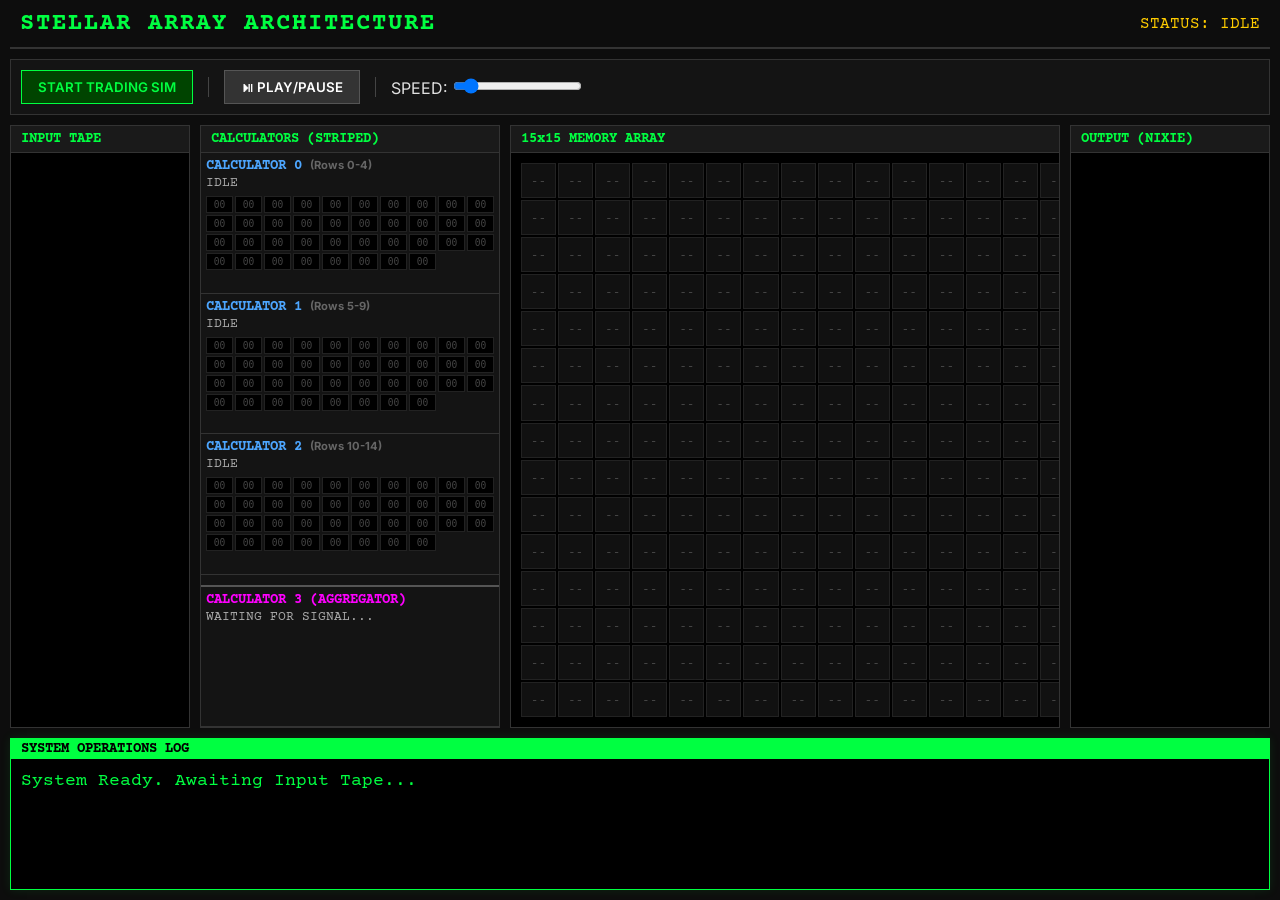
<file: stellar_web/index.html>
<!DOCTYPE html>
<html lang="en">
<head>
    <meta charset="UTF-8">
    <meta name="viewport" content="width=device-width, initial-scale=1.0">
    <title>Stellar Array Architecture (1946)</title>
    <link rel="stylesheet" href="style.css">
    <link rel="preconnect" href="https://fonts.googleapis.com">
    <link rel="preconnect" href="https://fonts.gstatic.com" crossorigin>
    <link href="https://fonts.googleapis.com/css2?family=Courier+Prime:ital,wght@0,400;0,700;1,400&family=Inter:wght@400;600&display=swap" rel="stylesheet">
</head>
<body>
    <div id="app">
        <header>
            <h1>STELLAR ARRAY ARCHITECTURE</h1>
            <div id="status-bar">STATUS: IDLE</div>
        </header>

        <section id="controls">
            <button id="btn-start" class="primary">START TRADING SIM</button>
            <div class="separator"></div>
            <button id="btn-pause">⏯ PLAY/PAUSE</button>
            <div class="separator"></div>
            <label>SPEED: <input type="range" id="speed-slider" min="10" max="1000" value="100"></label>
        </section>

        <main id="machine-view">
            <!-- COL 1: TAPE -->
            <div class="panel" id="tape-panel">
                <h2>INPUT TAPE</h2>
                <div id="tape-container">
                    <div id="tape-stream">
                        <!-- Tape Items JS -->
                    </div>
                </div>
            </div>

            <!-- COL 2: CALCULATORS -->
            <div class="panel" id="calc-panel">
                <h2>CALCULATORS (STRIPED)</h2>
                <div id="calculator-stack">
                    <!-- Calc 0 -->
                    <div class="calc-unit" id="calc-0">
                        <div class="calc-header">CALCULATOR 0 <span class="calc-sub">(Rows 0-4)</span></div>
                        <div class="calc-status">IDLE</div>
                        <div class="register-grid"></div>
                    </div>
                    <!-- Calc 1 -->
                    <div class="calc-unit" id="calc-1">
                        <div class="calc-header">CALCULATOR 1 <span class="calc-sub">(Rows 5-9)</span></div>
                        <div class="calc-status">IDLE</div>
                        <div class="register-grid"></div>
                    </div>
                    <!-- Calc 2 -->
                    <div class="calc-unit" id="calc-2">
                        <div class="calc-header">CALCULATOR 2 <span class="calc-sub">(Rows 10-14)</span></div>
                        <div class="calc-status">IDLE</div>
                        <div class="register-grid"></div>
                    </div>
                    <!-- Calc 3 (Aggregator) -->
                    <div class="calc-unit" id="calc-3" style="border-top: 2px solid #555; margin-top: 10px;">
                        <div class="calc-header" style="color: #ff00ff;">CALCULATOR 3 (AGGREGATOR)</div>
                        <div class="calc-status">WAITING FOR SIGNAL...</div>
                        <div class="register-grid" style="display:none;"></div> <!-- No visible regs for simplicity -->
                    </div>
                </div>
            </div>

            <!-- COL 3: GRID -->
            <div class="panel" id="grid-panel">
                <h2>15x15 MEMORY ARRAY</h2>
                <div id="main-grid">
                    <!-- 15x15 Cells JS -->
                </div>
            </div>

            <!-- COL 4: OUTPUT -->
            <div class="panel" id="output-panel">
                <h2>OUTPUT (NIXIE)</h2>
                <div id="output-list">
                    <!-- Output Items JS -->
                </div>
            </div>
        </main>

        <section id="mission-control">
            <h2>SYSTEM OPERATIONS LOG</h2>
            <div id="log-content">
                <div class="log-entry">System Ready. Awaiting Input Tape...</div>
            </div>
        </section>
    </div>

    <script src="app.js"></script>
</body>
</html>
</file>
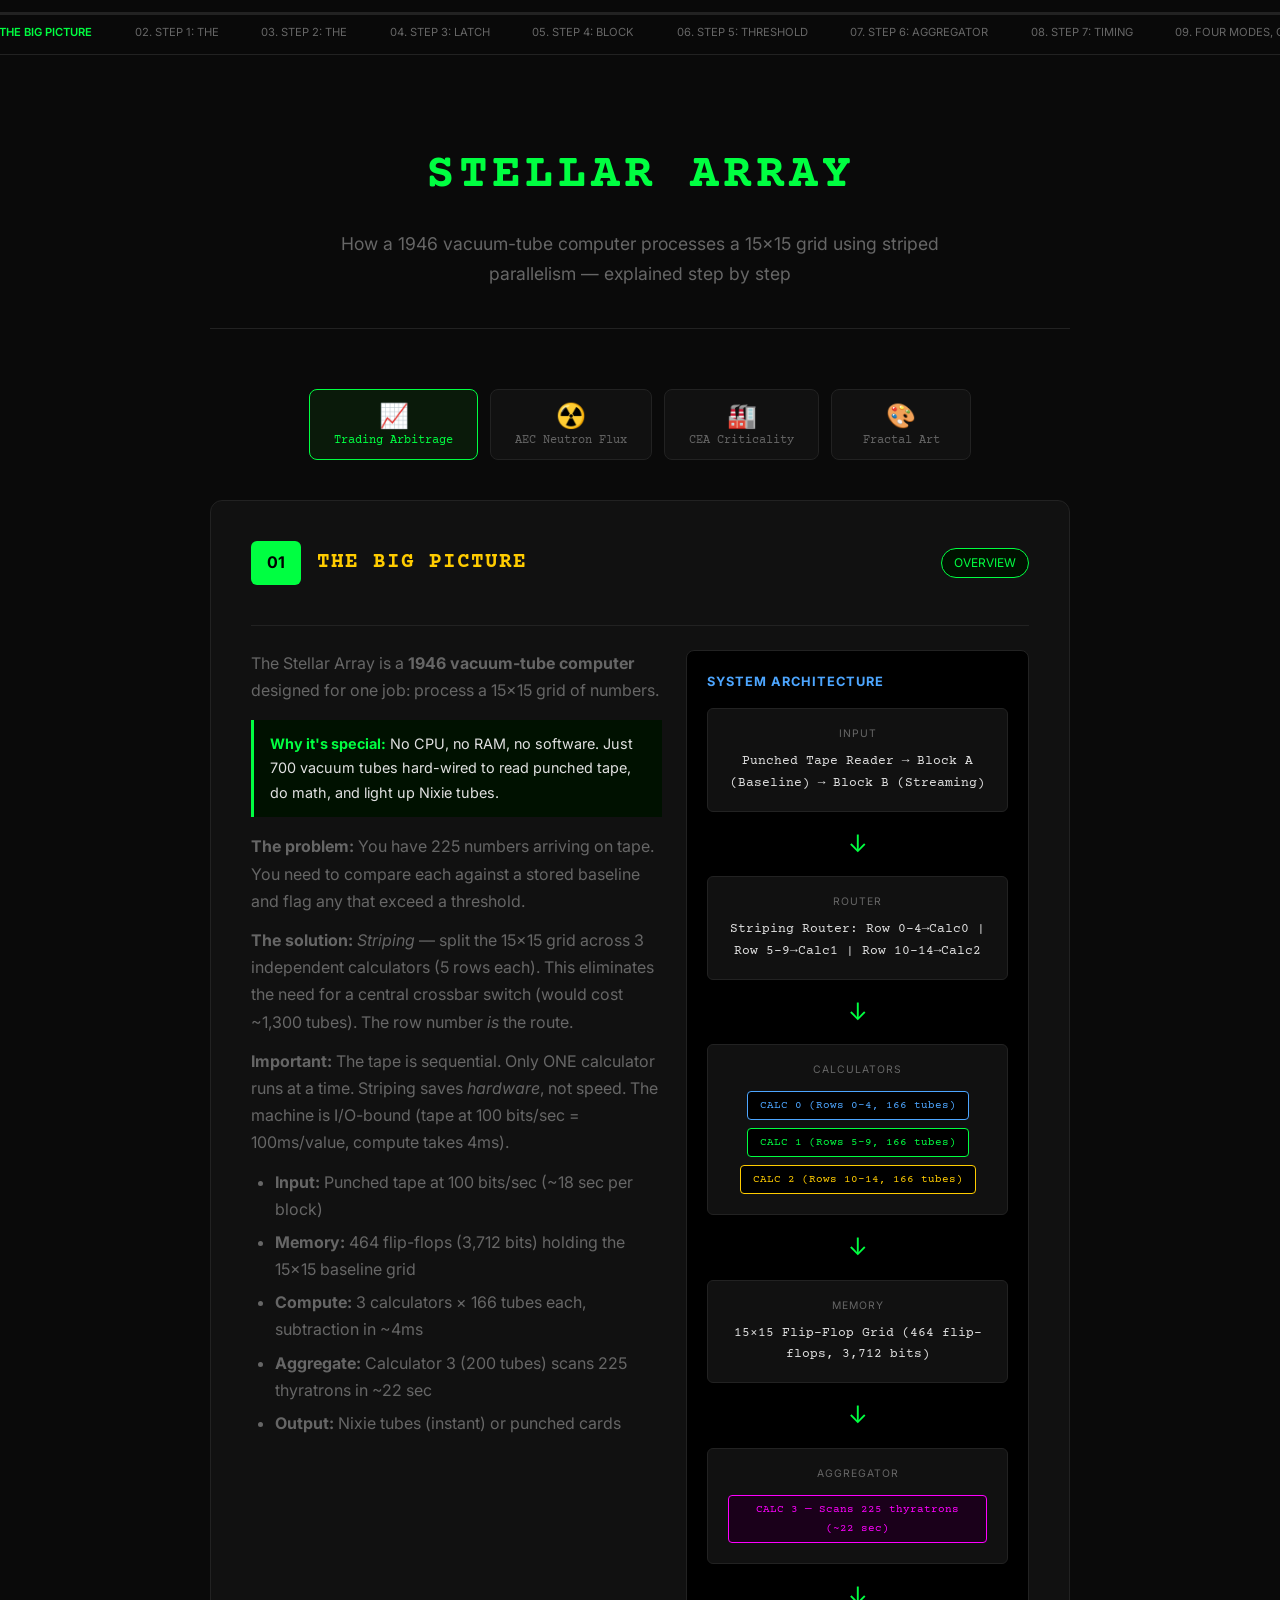
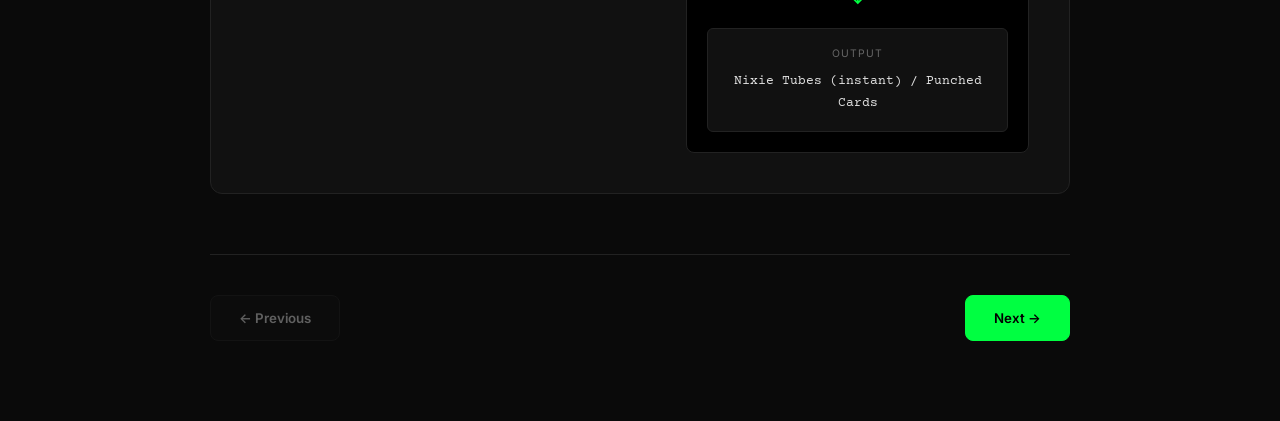
<file: stellar_web/guide.html>
<!DOCTYPE html>
<html lang="en">
<head>
    <meta charset="UTF-8">
    <meta name="viewport" content="width=device-width, initial-scale=1.0">
    <title>Stellar Array — How It Works: A Step-by-Step Guide</title>
    <link rel="preconnect" href="https://fonts.googleapis.com">
    <link rel="preconnect" href="https://fonts.gstatic.com" crossorigin>
    <link href="https://fonts.googleapis.com/css2?family=Courier+Prime:ital,wght@0,400;0,700;1,400&family=Inter:wght@400;500;600&display=swap" rel="stylesheet">
    <style>
        :root {
            --bg: #0a0a0a;
            --card: #111;
            --border: #222;
            --text: #e0e0e0;
            --muted: #666;
            --accent: #00ff41;
            --accent-dim: #00cc33;
            --warn: #ffcc00;
            --info: #4da6ff;
            --danger: #ff4444;
            --calc0: #4da6ff;
            --calc1: #00ff41;
            --calc2: #ffcc00;
            --agg: #ff00ff;
        }
        * { box-sizing: border-box; margin: 0; padding: 0; }
        body {
            font-family: 'Inter', sans-serif;
            background: var(--bg);
            color: var(--text);
            line-height: 1.7;
            min-height: 100vh;
        }
        h1, h2, h3, .mono { font-family: 'Courier Prime', monospace; }
        .container { max-width: 900px; margin: 0 auto; padding: 40px 20px 80px; }
        
        /* Header */
        header { text-align: center; margin-bottom: 60px; padding-bottom: 40px; border-bottom: 1px solid var(--border); }
        header h1 { color: var(--accent); font-size: clamp(2rem, 5vw, 3rem); letter-spacing: 4px; margin-bottom: 12px; }
        header p { color: var(--muted); font-size: 1.1rem; max-width: 600px; margin: 0 auto; }
        
        /* Progress */
        .progress { position: sticky; top: 0; background: rgba(10,10,10,0.95); backdrop-filter: blur(10px); 
            border-bottom: 1px solid var(--border); padding: 12px 0; margin: 0 -20px 40px; z-index: 100; }
        .progress-bar { height: 3px; background: var(--border); border-radius: 2px; overflow: hidden; }
        .progress-fill { height: 100%; background: linear-gradient(90deg, var(--calc0), var(--calc1), var(--calc2), var(--agg)); 
            width: 0%; transition: width 0.4s ease; }
        .progress-labels { display: flex; justify-content: space-between; margin-top: 8px; font-size: 0.7rem; color: var(--muted); }
        .progress-labels span.active { color: var(--accent); font-weight: 600; }
        
        /* Step Cards */
        .step { background: var(--card); border: 1px solid var(--border); border-radius: 12px; 
            padding: 40px; margin-bottom: 30px; opacity: 0; transform: translateY(20px); 
            animation: fadeUp 0.6s ease forwards; }
        .step:nth-child(1) { animation-delay: 0.1s; }
        .step:nth-child(2) { animation-delay: 0.2s; }
        .step:nth-child(3) { animation-delay: 0.3s; }
        .step:nth-child(4) { animation-delay: 0.4s; }
        .step:nth-child(5) { animation-delay: 0.5s; }
        .step:nth-child(6) { animation-delay: 0.6s; }
        .step:nth-child(7) { animation-delay: 0.7s; }
        .step:nth-child(8) { animation-delay: 0.8s; }
        @keyframes fadeUp { to { opacity: 1; transform: none; } }
        
        .step-header { display: flex; align-items: center; gap: 16px; margin-bottom: 24px; flex-wrap: wrap; }
        .step-number { background: var(--accent); color: #000; font-weight: 700; padding: 8px 16px; 
            border-radius: 6px; font-size: 1rem; min-width: 50px; text-align: center; }
        .step-title { color: var(--warn); font-size: 1.3rem; letter-spacing: 1px; }
        .step-phase { background: #001100; border: 1px solid var(--accent); color: var(--accent); 
            padding: 4px 12px; border-radius: 20px; font-size: 0.75rem; margin-left: auto; }
        
        .step-content { display: grid; grid-template-columns: 1fr; gap: 24px; }
        @media (min-width: 700px) { .step-content { grid-template-columns: 1.2fr 1fr; } }
        
        .explanation h3 { color: var(--text); margin-bottom: 12px; font-size: 1rem; }
        .explanation p { color: var(--muted); margin-bottom: 12px; }
        .explanation .key-point { background: #001100; border-left: 3px solid var(--accent); 
            padding: 12px 16px; margin: 16px 0; font-size: 0.9rem; }
        .explanation .key-point strong { color: var(--accent); }
        .explanation ul { margin: 12px 0 12px 24px; color: var(--muted); }
        .explanation li { margin: 6px 0; }
        .explanation code { background: #000; color: var(--calc1); padding: 2px 6px; border-radius: 3px; font-size: 0.85em; }
        
        /* Visual Panel */
        .visual-panel { background: #000; border: 1px solid var(--border); border-radius: 8px; 
            padding: 20px; min-height: 200px; position: relative; }
        .visual-panel h4 { color: var(--info); font-size: 0.8rem; margin-bottom: 16px; text-transform: uppercase; letter-spacing: 1px; }
        
        /* Tape Visualization */
        .tape-viz { display: flex; flex-direction: column; gap: 4px; font-family: 'Courier Prime', monospace; font-size: 0.75rem; }
        .tape-block { padding: 12px; background: #111; border: 1px solid #333; border-radius: 4px; }
        .tape-block-label { color: var(--muted); font-size: 0.65rem; text-transform: uppercase; letter-spacing: 1px; margin-bottom: 8px; }
        .tape-row { display: flex; gap: 4px; flex-wrap: wrap; }
        .tape-cell { background: #000; border: 1px solid #222; padding: 4px 8px; min-width: 50px; text-align: center; color: #888; }
        .tape-cell.active { background: #1a2a1a; border-color: var(--accent); color: var(--accent); font-weight: bold; }
        .tape-cell.baseline { color: var(--calc0); }
        .tape-cell.current { color: var(--calc2); }
        .tape-arrow { text-align: center; color: var(--accent); animation: pulse 1.5s infinite; }
        @keyframes pulse { 0%,100% { opacity: 0.4; } 50% { opacity: 1; } }
        
        /* Architecture Diagram */
        .arch-flow { display: flex; flex-direction: column; gap: 12px; align-items: center; }
        .arch-layer { width: 100%; background: #111; border: 1px solid #222; border-radius: 6px; padding: 16px; text-align: center; transition: all 0.3s; }
        .arch-layer.active { border-color: var(--accent); box-shadow: 0 0 20px rgba(0,255,65,0.1); background: #0a1a0a; }
        .arch-layer-label { color: var(--muted); font-size: 0.65rem; text-transform: uppercase; letter-spacing: 1px; margin-bottom: 8px; }
        .arch-layer-content { font-family: 'Courier Prime', monospace; font-size: 0.8rem; color: var(--text); }
        .arch-layer .calc-stripe { display: inline-block; background: #000; border: 1px solid #333; padding: 4px 12px; margin: 4px; border-radius: 4px; font-size: 0.7rem; }
        .arch-layer .stripe-0 { border-color: var(--calc0); color: var(--calc0); }
        .arch-layer .stripe-1 { border-color: var(--calc1); color: var(--calc1); }
        .arch-layer .stripe-2 { border-color: var(--calc2); color: var(--calc2); }
        .arch-layer .aggregator { border-color: var(--agg); color: var(--agg); background: #1a001a; }
        .arch-arrow { color: var(--accent); font-size: 1.5rem; animation: bounce 1s infinite; }
        @keyframes bounce { 0%,100% { transform: translateY(0); } 50% { transform: translateY(4px); } }
        
        /* Grid Visualization */
        .grid-viz { display: grid; grid-template-columns: repeat(15, 1fr); gap: 2px; background: #000; padding: 8px; border-radius: 4px; }
        .grid-cell { aspect-ratio: 1; background: #111; border: 1px solid #222; display: flex; align-items: center; justify-content: center; font-family: 'Courier Prime', monospace; font-size: 0.6rem; color: #444; transition: all 0.2s; }
        .grid-cell.filled { background: #1a1a1a; color: #888; border-color: #333; }
        .grid-cell.computing { background: var(--warn); color: #000; font-weight: bold; transform: scale(1.1); z-index: 1; }
        .grid-cell.signal { background: #003300; color: var(--accent); border-color: var(--accent); box-shadow: inset 0 0 8px rgba(0,255,65,0.4); }
        .grid-row-label { grid-column: 1 / -1; color: var(--muted); font-size: 0.6rem; padding: 4px; text-align: center; }
        .grid-stripe-0 .grid-cell.filled { border-left: 2px solid var(--calc0); }
        .grid-stripe-1 .grid-cell.filled { border-left: 2px solid var(--calc1); }
        .grid-stripe-2 .grid-cell.filled { border-left: 2px solid var(--calc2); }
        
        /* Calculator Registers */
        .regs-viz { display: grid; grid-template-columns: repeat(10, 1fr); gap: 2px; font-family: monospace; font-size: 0.65rem; }
        .reg-cell { background: #000; border: 1px solid #111; padding: 4px; text-align: center; color: #333; }
        .reg-cell.active { background: var(--accent); color: #000; border-color: var(--accent); }
        .regs-header { display: flex; gap: 8px; margin-bottom: 8px; flex-wrap: wrap; }
        .calc-badge { padding: 4px 10px; border-radius: 4px; font-size: 0.65rem; font-weight: bold; color: #000; }
        .calc-badge.c0 { background: var(--calc0); }
        .calc-badge.c1 { background: var(--calc1); }
        .calc-badge.c2 { background: var(--calc2); }
        .calc-badge.agg { background: var(--agg); }
        
        /* Thyratron Panel */
        .thyratron-grid { display: grid; grid-template-columns: repeat(15, 1fr); gap: 2px; }
        .thyratron { aspect-ratio: 1; background: #111; border: 1px solid #222; border-radius: 50%; transition: all 0.2s; }
        .thyratron.fired { background: var(--agg); border-color: var(--agg); box-shadow: 0 0 8px var(--agg); }
        
        /* Output */
        .output-viz { background: #000; border: 1px solid #222; border-radius: 4px; padding: 16px; font-family: 'Courier Prime', monospace; font-size: 0.8rem; min-height: 100px; }
        .output-line { padding: 4px 0; border-bottom: 1px solid #111; color: #666; }
        .output-line.buy { color: var(--accent); font-weight: bold; }
        .output-line.neutron { color: var(--calc0); }
        .output-line.crit { color: var(--calc1); }
        .output-line.art { color: var(--agg); }
        
        /* Code snippet */
        .code-block { background: #000; border: 1px solid #222; border-radius: 6px; padding: 16px; font-family: 'Courier Prime', monospace; font-size: 0.75rem; overflow-x: auto; color: #888; }
        .code-block .kw { color: var(--info); }
        .code-block .fn { color: var(--calc1); }
        .code-block .str { color: var(--calc2); }
        .code-block .num { color: var(--warn); }
        .code-block .comment { color: #555; }
        
        /* Navigation */
        .nav { display: flex; justify-content: space-between; margin-top: 60px; padding-top: 40px; border-top: 1px solid var(--border); }
        .nav-btn { background: var(--card); border: 1px solid var(--border); color: var(--text); padding: 14px 28px; border-radius: 8px; font-family: 'Inter', sans-serif; font-weight: 600; cursor: pointer; transition: all 0.2s; display: flex; align-items: center; gap: 8px; }
        .nav-btn:hover { border-color: var(--accent); background: #1a1a1a; }
        .nav-btn.primary { background: var(--accent); color: #000; border-color: var(--accent); }
        .nav-btn.primary:hover { background: var(--accent-dim); }
        .nav-btn:disabled { opacity: 0.4; cursor: not-allowed; }
        
        /* Mode Selector */
        .mode-selector { display: flex; gap: 12px; justify-content: center; flex-wrap: wrap; margin-bottom: 40px; }
        .mode-btn { background: var(--card); border: 1px solid var(--border); color: var(--text); padding: 12px 24px; border-radius: 8px; cursor: pointer; transition: all 0.2s; display: flex; flex-direction: column; align-items: center; gap: 4px; min-width: 140px; }
        .mode-btn:hover { border-color: var(--accent); }
        .mode-btn.active { border-color: var(--accent); background: #0a1a0a; }
        .mode-btn .icon { font-size: 1.5rem; }
        .mode-btn .label { font-family: 'Courier Prime', monospace; font-size: 0.75rem; color: var(--muted); }
        .mode-btn.active .label { color: var(--accent); }
        
        /* Legend */
        .legend { display: flex; flex-wrap: wrap; gap: 16px; margin-top: 16px; padding-top: 16px; border-top: 1px solid var(--border); font-size: 0.75rem; color: var(--muted); }
        .legend-item { display: flex; align-items: center; gap: 6px; }
        .legend-box { width: 14px; height: 14px; border: 1px solid #333; border-radius: 2px; }
        .legend-box.calc0 { border-color: var(--calc0); background: rgba(77,166,255,0.1); }
        .legend-box.calc1 { border-color: var(--calc1); background: rgba(0,255,65,0.1); }
        .legend-box.calc2 { border-color: var(--calc2); background: rgba(255,204,0,0.1); }
        .legend-box.agg { border-color: var(--agg); background: rgba(255,0,255,0.1); }
        .legend-box.grid { background: #1a1a1a; border-color: #333; }
        .legend-box.signal { background: #003300; border-color: var(--accent); }
    </style>
</head>
<body>
    <div class="progress" id="progress">
        <div class="progress-bar"><div class="progress-fill" id="progressFill"></div></div>
        <div class="progress-labels" id="progressLabels"></div>
    </div>
    
    <div class="container">
        <header>
            <h1>STELLAR ARRAY</h1>
            <p>How a 1946 vacuum-tube computer processes a 15×15 grid using striped parallelism — explained step by step</p>
        </header>
        
        <div class="mode-selector" id="modeSelector">
            <button class="mode-btn active" data-mode="trading"><span class="icon">📈</span><span class="label">Trading Arbitrage</span></button>
            <button class="mode-btn" data-mode="aec"><span class="icon">☢️</span><span class="label">AEC Neutron Flux</span></button>
            <button class="mode-btn" data-mode="cea"><span class="icon">🏭</span><span class="label">CEA Criticality</span></button>
            <button class="mode-btn" data-mode="art"><span class="icon">🎨</span><span class="label">Fractal Art</span></button>
        </div>
        
        <!-- Steps will be injected here -->
        <div id="steps"></div>
        
        <nav class="nav">
            <button class="nav-btn" id="prevBtn" disabled>← Previous</button>
            <button class="nav-btn primary" id="nextBtn">Next →</button>
        </nav>
    </div>

<script>
// ============================================
// COMPUTATION MODES WITH PRE-COMPUTED EXAMPLES
// ============================================
const MODES = {
    trading: {
        name: "Trading Arbitrage",
        icon: "📈",
        description: "Detect price spreads between NYSE and Curb Exchange. Buy when spread > 5.",
        // Pre-generated example data (deterministic for tutorial)
        tapeA: [
            {idx:0, val:42, label:"A-000"}, {idx:1, val:38, label:"A-001"}, {idx:2, val:45, label:"A-002"},
            {idx:3, val:41, label:"A-003"}, {idx:4, val:39, label:"A-004"}, {idx:5, val:44, label:"A-005"},
            {idx:6, val:40, label:"A-006"}, {idx:7, val:43, label:"A-007"}, {idx:8, val:37, label:"A-008"},
            {idx:9, val:46, label:"A-009"}, {idx:10, val:42, label:"A-010"}, {idx:11, val:39, label:"A-011"},
            {idx:12, val:44, label:"A-012"}, {idx:13, val:40, label:"A-013"}, {idx:14, val:45, label:"A-014"},
            {idx:15, val:38, label:"A-015"}, {idx:16, val:41, label:"A-016"}, {idx:17, val:43, label:"A-017"},
            {idx:18, val:39, label:"A-018"}, {idx:19, val:44, label:"A-019"}, {idx:20, val:37, label:"A-020"},
            {idx:21, val:46, label:"A-021"}, {idx:22, val:42, label:"A-022"}, {idx:23, val:39, label:"A-023"},
            {idx:24, val:44, label:"A-024"}, {idx:25, val:40, label:"A-025"}, {idx:26, val:45, label:"A-026"},
            {idx:27, val:38, label:"A-027"}, {idx:28, val:41, label:"A-028"}, {idx:29, val:43, label:"A-029"},
            // ... abbreviated for brevity, we'll show key ones
        ],
        tapeB: [
            {idx:0, val:54, label:"B-000", spread:12},  // BUY signal!
            {idx:1, val:39, label:"B-001", spread:1},
            {idx:2, val:46, label:"B-002", spread:1},
            {idx:3, val:42, label:"B-003", spread:1},
            {idx:4, val:40, label:"B-004", spread:1},
            {idx:5, val:55, label:"B-005", spread:11}, // BUY signal!
            {idx:6, val:41, label:"B-006", spread:1},
            {idx:7, val:44, label:"B-007", spread:1},
            {idx:8, val:38, label:"B-008", spread:1},
            {idx:9, val:58, label:"B-009", spread:12}, // BUY signal!
            {idx:10, val:43, label:"B-010", spread:1},
            {idx:11, val:40, label:"B-011", spread:1},
            {idx:12, val:45, label:"B-012", spread:1},
            {idx:13, val:41, label:"B-013", spread:1},
            {idx:14, val:52, label:"B-014", spread:7},  // BUY signal!
        ],
        compute: (curr, base) => curr - base,
        threshold: 5,
        signalLabel: "BUY",
        signalClass: "buy",
        sampleIdx: 0,  // We'll focus on index 0 (spread +12)
    },
    aec: {
        name: "AEC Neutron Flux",
        icon: "☢️",
        description: "Calculate neutron multiplication factor k for reactor design at Los Alamos.",
        tapeA: [
            {idx:0, val:85, label:"A-000"}, {idx:1, val:82, label:"A-001"}, {idx:2, val:88, label:"A-002"},
            {idx:3, val:84, label:"A-003"}, {idx:4, val:86, label:"A-004"}, {idx:5, val:83, label:"A-005"},
        ],
        tapeB: [
            {idx:0, val:98, label:"B-000", spread:13},  // FLUX signal!
            {idx:1, val:83, label:"B-001", spread:1},
            {idx:2, val:89, label:"B-002", spread:1},
            {idx:3, val:85, label:"B-003", spread:1},
            {idx:4, val:87, label:"B-004", spread:1},
            {idx:5, val:95, label:"B-005", spread:12},  // FLUX signal!
        ],
        compute: (curr, base) => curr - base,
        threshold: 10,
        signalLabel: "FLUX",
        signalClass: "neutron",
        sampleIdx: 0,
    },
    cea: {
        name: "CEA Reactor Criticality",
        icon: "🏭",
        description: "Monitor temperature/pressure grid for reactor safety margins.",
        tapeA: [
            {idx:0, val:450, label:"A-000"}, {idx:1, val:445, label:"A-001"}, {idx:2, val:452, label:"A-002"},
            {idx:3, val:448, label:"A-003"}, {idx:4, val:451, label:"A-004"}, {idx:5, val:447, label:"A-005"},
        ],
        tapeB: [
            {idx:0, val:470, label:"B-000", spread:20},  // CRIT signal!
            {idx:1, val:446, label:"B-001", spread:1},
            {idx:2, val:453, label:"B-002", spread:1},
            {idx:3, val:449, label:"B-003", spread:1},
            {idx:4, val:452, label:"B-004", spread:1},
            {idx:5, val:468, label:"B-005", spread:21},  // CRIT signal!
        ],
        compute: (curr, base) => Math.abs(curr - base),
        threshold: 15,
        signalLabel: "CRIT",
        signalClass: "crit",
        sampleIdx: 0,
    },
    art: {
        name: "Fractal Art Generation",
        icon: "🎨",
        description: "Generate sine-wave interference patterns for MoMA exhibition.",
        tapeA: [
            {idx:0, val:45, label:"A-000"}, {idx:1, val:90, label:"A-001"}, {idx:2, val:135, label:"A-002"},
            {idx:3, val:180, label:"A-003"}, {idx:4, val:225, label:"A-004"}, {idx:5, val:270, label:"A-005"},
        ],
        tapeB: [
            {idx:0, val:135, label:"B-000", spread:90},   // DRAW signal!
            {idx:1, val:95, label:"B-001", spread:5},
            {idx:2, val:140, label:"B-002", spread:5},
            {idx:3, val:185, label:"B-003", spread:5},
            {idx:4, val:230, label:"B-004", spread:5},
            {idx:5, val:360, label:"B-005", spread:90},   // DRAW signal!
        ],
        compute: (curr, base) => Math.sin((curr - base) * Math.PI / 180) * 180,
        threshold: 90,
        signalLabel: "DRAW",
        signalClass: "art",
        sampleIdx: 0,
    }
};

// ============================================
// STEP DEFINITIONS
// ============================================
const STEPS = [
    {
        id: "overview",
        number: "01",
        title: "THE BIG PICTURE",
        phase: "OVERVIEW",
        explanation: `
            <p>The Stellar Array is a <strong>1946 vacuum-tube computer</strong> designed for one job: process a 15×15 grid of numbers.</p>
            <div class="key-point"><strong>Why it's special:</strong> No CPU, no RAM, no software. Just 700 vacuum tubes hard-wired to read punched tape, do math, and light up Nixie tubes.</div>
            <p><strong>The problem:</strong> You have 225 numbers arriving on tape. You need to compare each against a stored baseline and flag any that exceed a threshold.</p>
            <p><strong>The solution:</strong> <em>Striping</em> — split the 15×15 grid across 3 independent calculators (5 rows each). This eliminates the need for a central crossbar switch (would cost ~1,300 tubes). The row number <em>is</em> the route.</p>
            <p><strong>Important:</strong> The tape is sequential. Only ONE calculator runs at a time. Striping saves <em>hardware</em>, not speed. The machine is I/O-bound (tape at 100 bits/sec = 100ms/value, compute takes 4ms).</p>
            <ul>
                <li><strong>Input:</strong> Punched tape at 100 bits/sec (~18 sec per block)</li>
                <li><strong>Memory:</strong> 464 flip-flops (3,712 bits) holding the 15×15 baseline grid</li>
                <li><strong>Compute:</strong> 3 calculators × 166 tubes each, subtraction in ~4ms</li>
                <li><strong>Aggregate:</strong> Calculator 3 (200 tubes) scans 225 thyratrons in ~22 sec</li>
                <li><strong>Output:</strong> Nixie tubes (instant) or punched cards</li>
            </ul>
        `,
        visual: "architecture"
    },
    {
        id: "tape",
        number: "02",
        title: "STEP 1: THE PUNCHED TAPE",
        phase: "PHASE 1 — INGEST",
        explanation: `
            <p>The machine has <strong>no keyboard, no disk, no network</strong>. Data enters only via punched paper tape.</p>
            <div class="key-point"><strong>Two blocks:</strong> Block A (Baseline) loads first and gets memorized. Block B (Current) streams through and is <em>immediately subtracted</em> from memory — never stored.</div>
            <p>Each block = 225 values × 8 bits = 1,800 bits. At 100 bits/sec, reading takes ~18 seconds.</p>
            <p><strong>Tape format:</strong> Each row has a label (A-000, A-001...) and an 8-bit value (0-255).</p>
            <p>For our <strong>${MODES.trading.name}</strong> example: Block A holds opening prices. Block B holds current prices. We're hunting for spreads > 5.</p>
        `,
        visual: "tape"
    },
    {
        id: "routing",
        number: "03",
        title: "STEP 2: THE STRIPING ROUTER",
        phase: "PHASE 1 — INGEST",
        explanation: `
            <p>When a value arrives, the <strong>Striping Router</strong> looks at its grid row and activates <strong>exactly one calculator</strong>:</p>
            <ul>
                <li>Rows 0–4 → <span class="calc-badge c0">CALC 0</span> (166 tubes, 38 registers)</li>
                <li>Rows 5–9 → <span class="calc-badge c1">CALC 1</span> (166 tubes, 38 registers)</li>
                <li>Rows 10–14 → <span class="calc-badge c2">CALC 2</span> (166 tubes, 38 registers)</li>
            </ul>
            <div class="key-point"><strong>Why this matters:</strong> A monolithic design would need 2,000+ tubes just for switching. Striping uses 0 switching tubes — the row number <em>is</em> the route.</div>
            <p>Calculators 0, 1, 2 are completely independent. They don't share registers, they don't talk to each other. This is <strong>data parallelism</strong> — same operation, different data, simultaneously.</p>
        `,
        visual: "routing"
    },
    {
        id: "latch",
        number: "04",
        title: "STEP 3: LATCH INTO MEMORY GRID (WHY THE GRID EXISTS)",
        phase: "PHASE 1 — INGEST",
        explanation: `
            <p>The routed value goes two places at once:</p>
            <ol>
                <li><strong>Calculator's register bank</strong> — 38 registers per calculator (8 bits each). <em>Temporary</em> — a rotating buffer that overwrites itself.</li>
                <li><strong>Flip-Flop Grid</strong> — 15×15 array of 464 flip-flops. <em>Permanent</em> — one dedicated cell per coordinate.</li>
            </ol>
            
            <div class="key-point"><strong>The capacity problem:</strong> Each calculator owns 75 grid cells (5 rows × 15 cols) but only has 38 registers. Registers cycle every 38 values (<code>idx % 38</code>). By the end of Phase 1, each register has been overwritten ~2×. The first baseline values are GONE from registers.</div>
            
            <p><strong>Concrete example — Calculator 1 (indices 75–149):</strong></p>
            <table style="width:100%; border-collapse:collapse; font-family:'Courier Prime',monospace; font-size:0.8rem; margin:16px 0;">
                <tr style="border-bottom:1px solid #333;"><th style="padding:8px;color:var(--accent);">Moment</th><th style="padding:8px;color:var(--accent);">Register 37 holds</th></tr>
                <tr><td style="padding:8px;">Index 75 arrives</td><td style="padding:8px;">Baseline[5,0] → written to Grid[5,0]</td></tr>
                <tr><td style="padding:8px;">Index 113 arrives</td><td style="padding:8px;">Baseline[7,8] → **overwrites** Reg 37</td></tr>
                <tr><td style="padding:8px;">Phase 1 ends</td><td style="padding:8px;">Reg 37 = Baseline[10,1] (last write)</td></tr>
                <tr><td style="padding:8px;color:var(--danger);">Phase 2: Index 75 arrives</td><td style="padding:8px;color:var(--danger);">Need Baseline[5,0] — <strong>GONE from register</strong></td></tr>
            </table>
            
            <p><strong>Mapping:</strong></p>
            <ul>
                <li><code>row = index ÷ 15</code>, <code>col = index % 15</code> → unique grid cell [row,col] (225 cells, never collides)</li>
                <li><code>reg_id = index % 38</code> → calculator register (38 slots, cycles/reused)</li>
            </ul>
            
            <div class="key-point"><strong>Why not 75 registers per calculator?</strong> 75 regs × 16 tubes = 1,200 tubes/calculator. ×3 = 3,600 tubes — 5× the 700-tube budget. The flip-flop grid (2 tubes/bit × 225 × 8 = 3,600 tubes) costs the same but gives random access + thyratron anchors + shared access for Aggregator.</div>
            
            <p><strong>After 225 values:</strong> All 225 grid cells filled permanently. Registers have cycled ~6× each — only the last 38 values per calculator remain in registers.</p>
        `,
        visual: "grid-fill"
    },
{
        id: "phase2-start",
        number: "05",
        title: "STEP 4: BLOCK B — STREAMING COMPUTE (REGISTER IS NOW BIDIRECTIONAL)",
        phase: "PHASE 2 — COMPUTE",
        explanation: `
            <p><strong>The critical difference from Phase 1:</strong> In Phase 1, registers were <strong>write-only</strong> (staging buffer → Grid). In Phase 2, registers are <strong>bidirectional</strong> — they hold the streaming value AND receive the fetched baseline.</p>
            
            <table style="width:100%; border-collapse:collapse; font-family:'Courier Prime',monospace; font-size:0.8rem; margin:16px 0;">
                <tr style="border-bottom:1px solid #333;">
                    <th style="text-align:left;color:var(--accent);padding:8px;">Phase</th>
                    <th style="text-align:left;color:var(--accent);padding:8px;">Tape → Register</th>
                    <th style="text-align:left;color:var(--accent);padding:8px;">Register → Grid</th>
                    <th style="text-align:left;color:var(--accent);padding:8px;">Grid → Register</th>
                </tr>
                <tr>
                    <td style="padding:8px;color:var(--calc0);">Phase 1 (Block A)</td>
                    <td style="padding:8px;">YES (baseline)</td>
                    <td style="padding:8px;">YES (write)</td>
                    <td style="padding:8px;">NO</td>
                </tr>
                <tr>
                    <td style="padding:8px;color:var(--calc2);">Phase 2 (Block B)</td>
                    <td style="padding:8px;">YES (current)</td>
                    <td style="padding:8px;">NO (never stored)</td>
                    <td style="padding:8px;">YES (read baseline)</td>
                </tr>
            </table>
            
            <p><strong>Phase 2 data flow per value:</strong></p>
            <ol>
                <li>Tape → Router → Calculator Register <code>[idx%38]</code> (holds <em>current</em> value)</li>
                <li>Calculator reads baseline from <strong>Flip-Flop Grid[row,col]</strong> into <strong>another register slot</strong></li>
                <li>Subtractor: <code>Register(current) - Register(baseline)</code> in ~4ms</li>
                <li>Result compared to threshold</li>
            </ol>
            <div class="key-point"><strong>Why the Grid is essential:</strong> The baseline for Index 75 was written to Grid[5,0] in Phase 1, but Calculator 1's register 37 has been overwritten twice since then (by indices 113 and 151). Only the Grid still has it.</div>
            
            <p><strong>Routing is identical in both phases</strong> — row number determines calculator. Index 75 = Row 5 = Calculator 1 in BOTH phases. Striping saves <em>tubes</em> (no crossbar), not time. Machine is I/O-bound: compute 4ms, idle 96ms waiting for tape.</p>
        `,
        visual: "compute"
    },
    {
        id: "decision",
        number: "06",
        title: "STEP 5: THRESHOLD & THYRATRON",
        phase: "PHASE 2 — DECIDE",
        explanation: `
            <p>Each calculator has a <strong>hard-wired threshold</strong> (no software, just tube bias voltages):</p>
            <ul>
                <li>Trading: spread > <code>5</code></li>
                <li>AEC Neutron: flux > <code>10</code></li>
                <li>CEA Criticality: deviation > <code>15</code></li>
                <li>Art: angle > <code>90°</code></li>
            </ul>
            <div class="key-point"><strong>If exceeded:</strong> A <em>thyratron</em> (gas-filled switch tube) at that grid node <strong>FIRES</strong> and latches ON. No CPU interrupt, no polling — the hardware just fires.</div>
            <p>The thyratron <strong>stays latched</strong> until the Aggregator sweeps it. This is the "signal" — a physical switch closing in the grid.</p>
            <p><strong>Our example:</strong> At index 0, baseline=42, current=54, spread=+12. 12 > 5 → <span class="calc-badge c0" style="font-size:0.7rem;">THYRATRON FIRES at [0,0]</span></p>
        `,
        visual: "thyratron"
    },
    {
        id: "aggregator",
        number: "07",
        title: "STEP 6: AGGREGATOR (CALCULATOR 3)",
        phase: "PHASE 2 — AGGREGATE",
        explanation: `
            <p>Calculators 0, 1, 2 are "dumb" — they only know their 5 rows. They can't see the full picture.</p>
            <p><strong>Calculator 3 (200 tubes)</strong> is the Aggregator. Its job: scan all 225 thyratrons sequentially.</p>
            <div class="key-point"><strong>The sweep:</strong> 225 thyratrons × ~100ms each = ~22 seconds for a full scan. When it finds a fired thyratron, it reads the coordinates, formats the output, and sends it to the Nixie display.</div>
            <p>This is why the Aggregator has more tubes (200 vs 166) — it needs sequencing logic, coordinate decoding, and output formatting.</p>
            <p><strong>Output example:</strong> <code>[0,0] BUY: +12</code> appears on Nixie tubes instantly. Or punched on a card for logging.</p>
        `,
        visual: "aggregator"
    },
    {
        id: "timing",
        number: "08",
        title: "STEP 7: TIMING SUMMARY",
        phase: "TIMING ANALYSIS",
        explanation: `
            <p>Every operation has a physical cost in vacuum-tube time:</p>
            <table style="width:100%; border-collapse:collapse; font-family:'Courier Prime',monospace; font-size:0.8rem;">
                <tr style="border-bottom:1px solid #333;"><th style="text-align:left;color:var(--accent);padding:8px;">Operation</th><th style="text-align:right;color:var(--accent);padding:8px;">Time</th><th style="text-align:left;color:var(--muted);padding:8px;">Notes</th></tr>
                <tr><td style="padding:8px;">Tape read (1 value)</td><td style="text-align:right;padding:8px;">100 ms</td><td style="padding:8px;">Mechanical + photoelectric</td></tr>
                <tr><td style="padding:8px;">Route + register latch</td><td style="text-align:right;padding:8px;">5 ms</td><td style="padding:8px;">Relay/thyratron settling</td></tr>
                <tr><td style="padding:8px;">Subtraction (tube adder)</td><td style="text-align:right;padding:8px;">4 ms</td><td style="padding:8px;">Parallel across 3 calcs</td></tr>
                <tr><td style="padding:8px;">Grid write</td><td style="text-align:right;padding:8px;">2 ms</td><td style="padding:8px;">Flip-flop set</td></tr>
                <tr><td style="padding:8px;">Threshold compare</td><td style="text-align:right;padding:8px;">1 ms</td><td style="padding:8px;">Hard-wired bias</td></tr>
                <tr><td style="padding:8px;">Aggregator sweep (full)</td><td style="text-align:right;padding:8px;">22 sec</td><td style="padding:8px;">225 × 100ms</td></tr>
                <tr style="border-top:2px solid var(--accent);"><td style="padding:8px;"><strong>Total (Block A + B)</strong></td><td style="text-align:right;padding:8px;"><strong>~72 sec</strong></td><td style="padding:8px;"><strong>Tape I/O dominates</strong></td></tr>
            </table>
            <p style="margin-top:16px;">The machine is <strong>I/O bound</strong>. The calculators sit idle most of the time, waiting for tape. This is why striping matters — it keeps all 3 calculators fed when data <em>does</em> arrive.</p>
        `,
        visual: "timing"
    },
    {
        id: "modes",
        number: "09",
        title: "FOUR MODES, ONE ARCHITECTURE",
        phase: "MODES",
        explanation: `
            <p>The same hardware runs four completely different computations by changing only:</p>
            <ol>
                <li><strong>Threshold value</strong> (hard-wired jumper)</li>
                <li><strong>Output format</strong> (Nixie decode wiring)</li>
                <li><strong>Tape data source</strong> (different physical tapes)</li>
            </ol>
            <div style="display:grid; grid-template-columns:repeat(auto-fit,minmax(200px,1fr)); gap:12px; margin-top:16px;">
                <div style="background:#0d0d0d;border:1px solid #222;padding:16px;border-radius:8px;">
                    <div style="font-size:1.5rem;">📈</div>
                    <strong style="color:var(--accent);">Trading</strong><br>
                    <small style="color:var(--muted);">NYSE vs Curb prices<br>Threshold: spread > 5<br>Output: BUY coordinates</small>
                </div>
                <div style="background:#0d0d0d;border:1px solid #222;padding:16px;border-radius:8px;">
                    <div style="font-size:1.5rem;">☢️</div>
                    <strong style="color:var(--calc0);">AEC Neutron</strong><br>
                    <small style="color:var(--muted);">Los Alamos reactor<br>Threshold: flux > 10<br>Output: k-factor</small>
                </div>
                <div style="background:#0d0d0d;border:1px solid #222;padding:16px;border-radius:8px;">
                    <div style="font-size:1.5rem;">🏭</div>
                    <strong style="color:var(--calc1);">CEA Criticality</strong><br>
                    <small style="color:var(--muted);">Reactor temp/pressure<br>Threshold: dev > 15<br>Output: safety index</small>
                </div>
                <div style="background:#0d0d0d;border:1px solid #222;padding:16px;border-radius:8px;">
                    <div style="font-size:1.5rem;">🎨</div>
                    <strong style="color:var(--agg);">Fractal Art</strong><br>
                    <small style="color:var(--muted);">MoMA exhibition<br>Threshold: angle > 90°<br>Output: plotter angles</small>
                </div>
            </div>
            <p style="margin-top:16px;"><strong>No reprogramming.</strong> Just swap the tape reel and flip a few jumpers. The architecture <em>is</em> the program.</p>
        `,
        visual: "modes"
    }
];

// ============================================
// RENDERING
// ============================================
let currentMode = 'trading';
let currentStep = 0;

const stepsContainer = document.getElementById('steps');
const progressFill = document.getElementById('progressFill');
const progressLabels = document.getElementById('progressLabels');
const prevBtn = document.getElementById('prevBtn');
const nextBtn = document.getElementById('nextBtn');
const modeSelector = document.getElementById('modeSelector');

function renderSteps() {
    const mode = MODES[currentMode];
    stepsContainer.innerHTML = STEPS.map((step, i) => `
        <article class="step" id="step-${step.id}" data-index="${i}">
            <header class="step-header">
                <span class="step-number">${step.number}</span>
                <h2 class="step-title">${step.title}</h2>
                <span class="step-phase">${step.phase}</span>
            </header>
            <div class="step-content">
                <div class="explanation">${step.explanation.replace(/\$\{MODES\.trading\.name\}/g, mode.name)}</div>
                <div class="visual-panel" id="viz-${step.id}-${i}">${renderVisual(step.visual, mode, i)}</div>
            </div>
        </article>
    `).join('');
    
    // Progress labels
    progressLabels.innerHTML = STEPS.map((s, i) => 
        `<span class="${i === 0 ? 'active' : ''}">${s.number}. ${s.title.split(' ').slice(0,3).join(' ')}</span>`
    ).join('');
}

function renderVisual(type, mode, stepIndex) {
    switch(type) {
        case 'architecture':
            return `
                <h4>System Architecture</h4>
                <div class="arch-flow">
                    <div class="arch-layer"><div class="arch-layer-label">INPUT</div><div class="arch-layer-content">Punched Tape Reader → Block A (Baseline) → Block B (Streaming)</div></div>
                    <div class="arch-arrow">↓</div>
                    <div class="arch-layer"><div class="arch-layer-label">ROUTER</div><div class="arch-layer-content">Striping Router: Row 0-4→Calc0 | Row 5-9→Calc1 | Row 10-14→Calc2</div></div>
                    <div class="arch-arrow">↓</div>
                    <div class="arch-layer"><div class="arch-layer-label">CALCULATORS</div><div class="arch-layer-content">
                        <span class="calc-stripe stripe-0">CALC 0 (Rows 0-4, 166 tubes)</span>
                        <span class="calc-stripe stripe-1">CALC 1 (Rows 5-9, 166 tubes)</span>
                        <span class="calc-stripe stripe-2">CALC 2 (Rows 10-14, 166 tubes)</span>
                    </div></div>
                    <div class="arch-arrow">↓</div>
                    <div class="arch-layer"><div class="arch-layer-label">MEMORY</div><div class="arch-layer-content">15×15 Flip-Flop Grid (464 flip-flops, 3,712 bits)</div></div>
                    <div class="arch-arrow">↓</div>
                    <div class="arch-layer"><div class="arch-layer-label">AGGREGATOR</div><div class="arch-layer-content"><span class="calc-stripe aggregator">CALC 3 — Scans 225 thyratrons (~22 sec)</span></div></div>
                    <div class="arch-arrow">↓</div>
                    <div class="arch-layer"><div class="arch-layer-label">OUTPUT</div><div class="arch-layer-content">Nixie Tubes (instant) / Punched Cards</div></div>
                </div>
            `;
        case 'tape':
            return `
                <h4>Block A (Baseline) — First 15 values</h4>
                <div class="tape-viz">
                    <div class="tape-block">
                        <div class="tape-block-label">Block A — Opening Prices (memorized)</div>
                        <div class="tape-row">
                            ${mode.tapeA.slice(0,15).map((v,i)=>`<div class="tape-cell baseline ${i===0?'active':''}">${v.label}: ${v.val}</div>`).join('')}
                        </div>
                    </div>
                    <div class="tape-arrow">▼ Tape advances ▼</div>
                    <div class="tape-block">
                        <div class="tape-block-label">Block B — Current Prices (streaming, NOT stored)</div>
                        <div class="tape-row">
                            ${mode.tapeB.slice(0,15).map((v,i)=>`<div class="tape-cell current ${i===0?'active':''}">${v.label}: ${v.val} (Δ${v.spread>=0?'+':''}${v.spread})</div>`).join('')}
                        </div>
                    </div>
                </div>
                <div style="margin-top:16px;padding:12px;background:#001100;border-left:3px solid var(--accent);font-size:0.8rem;">
                    <strong>Key insight:</strong> Block B values are subtracted from Block A <em>on the fly</em>. The machine never "sees" Block B as a whole — it processes one value, discards it, moves to the next.
                </div>
            `;
        case 'routing':
            return `
                <h4>Striping Router in Action</h4>
                <div style="display:flex;flex-direction:column;gap:12px;align-items:center;">
                    <div style="background:#001100;border:1px solid var(--accent);padding:16px;border-radius:8px;text-align:center;">
                        <div style="color:var(--accent);font-family:'Courier Prime';font-size:1.2rem;margin-bottom:8px;">Incoming: Index 0 → Row 0, Col 0</div>
                        <div style="font-size:1.5rem;color:var(--warn);">Row 0 ÷ 5 = Stripe 0 → CALCULATOR 0 ACTIVATES</div>
                    </div>
                    <div class="calc-badge c0" style="font-size:1rem;padding:12px 24px;">CALC 0 ACTIVE (Rows 0-4)</div>
                    <div style="display:flex;gap:16px;color:var(--muted);font-size:0.85rem;">
                        <span style="opacity:0.4;">CALC 1 (Rows 5-9) — IDLE</span>
                        <span style="opacity:0.4;">CALC 2 (Rows 10-14) — IDLE</span>
                    </div>
                    <div style="margin-top:16px;padding:12px;background:#000;border:1px solid #222;border-radius:6px;font-family:'Courier Prime';font-size:0.75rem;">
                        <div><span class="kw">function</span> <span class="fn">route</span>(row) {</div>
                        <div style="margin-left:16px;">calc_id = <span class="num">Math.floor</span>(row / 5) % 3;</div>
                        <div style="margin-left:16px;"><span class="kw">return</span> calc_id; <span class="comment">// 0, 1, or 2</span></div>
                        <div>}</div>
                    </div>
                </div>
            `;
        case 'grid-fill':
            // Show grid filling with stripe colors
            let gridHtml = '<h4>Memory Grid After Block A Load</h4><div class="grid-viz grid-stripe-0">';
            for(let r=0;r<15;r++) {
                if(r===5) gridHtml += '</div><div class="grid-viz grid-stripe-1">';
                if(r===10) gridHtml += '</div><div class="grid-viz grid-stripe-2">';
                gridHtml += `<div class="grid-row-label">Row ${r} (Calc ${Math.floor(r/5)})</div>`;
                for(let c=0;c<15;c++) {
                    const idx = r*15+c;
                    const val = mode.tapeA[idx]?.val || (Math.floor(Math.random()*40)+10);
                    gridHtml += `<div class="grid-cell filled" title="[${r},${c}] = ${val}">${val}</div>`;
                }
            }
            gridHtml += '</div>';
            gridHtml += '<div style="margin-top:12px;display:flex;gap:16px;flex-wrap:wrap;font-size:0.75rem;">';
            gridHtml += '<span class="legend-item"><span class="legend-box calc0"></span>Calc 0 (Rows 0-4)</span>';
            gridHtml += '<span class="legend-item"><span class="legend-box calc1"></span>Calc 1 (Rows 5-9)</span>';
            gridHtml += '<span class="legend-item"><span class="legend-box calc2"></span>Calc 2 (Rows 10-14)</span>';
            gridHtml += '</div>';
            return gridHtml;
        case 'compute':
            // Show computation at a specific cell
            const sample = mode.tapeB[mode.sampleIdx];
            const base = mode.tapeA[mode.sampleIdx];
            const diff = mode.compute(sample.val, base.val);
            const isSignal = diff > mode.threshold;
            const r = Math.floor(sample.idx/15), c = sample.idx%15;
            return `
                <h4>Computation at Grid[${r},${c}] (Calc ${Math.floor(r/5)})</h4>
                <div style="display:flex;flex-direction:column;gap:12px;align-items:center;">
                    <div style="display:flex;gap:16px;flex-wrap:wrap;justify-content:center;">
                        <div style="background:#111;border:1px solid var(--calc0);padding:16px;border-radius:8px;text-align:center;min-width:120px;">
                            <div style="color:var(--muted);font-size:0.7rem;">TAPE SUPPLIES</div>
                            <div style="color:var(--calc2);font-size:2rem;font-family:'Courier Prime';">${sample.val}</div>
                            <div style="color:var(--muted);font-size:0.7rem;">Current Price</div>
                        </div>
                        <div style="color:var(--accent);font-size:2rem;align-self:center;">−</div>
                        <div style="background:#111;border:1px solid var(--calc1);padding:16px;border-radius:8px;text-align:center;min-width:120px;">
                            <div style="color:var(--muted);font-size:0.7rem;">GRID SUPPLIES</div>
                            <div style="color:var(--calc0);font-size:2rem;font-family:'Courier Prime';">${base.val}</div>
                            <div style="color:var(--muted);font-size:0.7rem;">Baseline (stored)</div>
                        </div>
                    </div>
                    <div style="background:${isSignal?'#003300':'#1a1a00'};border:1px solid ${isSignal?'var(--accent)':'var(--warn)'};padding:16px;border-radius:8px;text-align:center;width:100%;max-width:300px;">
                        <div style="color:var(--muted);font-size:0.7rem;">VACUUM-TUBE SUBTRACTOR (4ms)</div>
                        <div style="font-family:'Courier Prime';font-size:2rem;color:${isSignal?'var(--accent)':'var(--warn)'};">
                            ${sample.val} − ${base.val} = ${diff>=0?'+':''}${diff}
                        </div>
                        <div style="margin-top:8px;color:${isSignal?'var(--accent)':'var(--warn)'};">
                            ${isSignal ? `🚨 THRESHOLD EXCEEDED (${diff} > ${mode.threshold}) → THYRATRON FIRES` : `Below threshold (${mode.threshold}) → no signal`}
                        </div>
                    </div>
                </div>
            `;
        case 'thyratron':
            // Show thyratron grid with one fired
            const sampleT = mode.tapeB[mode.sampleIdx];
            const baseT = mode.tapeA[mode.sampleIdx];
            const diffT = mode.compute(sampleT.val, baseT.val);
            const isSignalT = diffT > mode.threshold;
            const rT = Math.floor(sampleT.idx/15), cT = sampleT.idx%15;
            let thyHtml = '<h4>Thyratron Grid (225 gas-switch tubes)</h4><div class="thyratron-grid">';
            for(let r=0;r<15;r++) {
                for(let c=0;c<15;c++) {
                    const idx = r*15+c;
                    const fired = (idx === mode.sampleIdx && isSignalT);
                    thyHtml += `<div class="thyratron ${fired?'fired':''}" title="[${r},${c}]"></div>`;
                }
            }
            thyHtml += '</div>';
            thyHtml += `<div style="margin-top:12px;padding:12px;background:#1a001a;border:1px solid var(--agg);border-radius:6px;">
                <strong style="color:var(--agg);">Thyratron at [${rT},${cT}] FIRED</strong><br>
                <small style="color:var(--muted);">Gas tube latches ON. Stays fired until Aggregator sweeps it. No CPU needed.</small>
            </div>`;
            return thyHtml;
        case 'aggregator':
            const sampleA = mode.tapeB[mode.sampleIdx];
            const baseA = mode.tapeA[mode.sampleIdx];
            const diffA = mode.compute(sampleA.val, baseA.val);
            const rA = Math.floor(sampleA.idx/15), cA = sampleA.idx%15;
            return `
                <h4>Aggregator Sweep (Calculator 3)</h4>
                <div style="display:flex;flex-direction:column;gap:12px;align-items:center;">
                    <div class="calc-badge agg" style="font-size:1rem;padding:12px 24px;">CALC 3 — AGGREGATOR (200 tubes)</div>
                    <div style="background:#000;border:1px solid #222;padding:16px;border-radius:8px;text-align:center;font-family:'Courier Prime';">
                        <div style="color:var(--muted);margin-bottom:8px;">Scanning thyratrons sequentially...</div>
                        <div style="color:var(--agg);font-size:1.2rem;">[0,0] → [0,1] → ... → [14,14]</div>
                        <div style="margin-top:12px;padding-top:12px;border-top:1px solid #222;color:var(--accent);">
                            FOUND FIRED: [${rA},${cA}] → OUTPUT: <span style="color:var(--accent);font-weight:bold;">[${rA},${cA}] ${mode.signalLabel}: +${diffA}</span>
                        </div>
                    </div>
                    <div style="text-align:center;color:var(--muted);font-size:0.8rem;">
                        Full sweep: 225 × 100ms = ~22 seconds<br>
                        Nixie display: instant | Punched card: ~80 sec
                    </div>
                </div>
            `;
        case 'timing':
            return `
                <h4>Vacuum-Tube Timing Breakdown</h4>
                <div class="code-block">
<span class="kw">TOTAL CYCLE TIME (Block A + Block B): ~72 seconds</span>

<span class="comment">// Phase 1: Ingest Baseline (Block A)</span>
<span class="fn">tape_read</span>(1800 bits @ 100 bps)     = <span class="num">18,000</span> ms
<span class="fn">route_and_latch</span>(225 × 7 ms)       =  <span class="num">1,575</span> ms

<span class="comment">// Phase 2: Stream Compute (Block B)</span>
<span class="fn">tape_read</span>(1800 bits @ 100 bps)     = <span class="num">18,000</span> ms
<span class="fn">compute</span>(225 × 4 ms)               =    <span class="num">900</span> ms
<span class="fn">threshold_compare</span>(225 × 1 ms)    =    <span class="num">225</span> ms

<span class="comment">// Aggregation</span>
<span class="fn">aggregator_sweep</span>(225 × 100 ms)   = <span class="num">22,500</span> ms

<span class="comment">// Output</span>
<span class="fn">nixie_display</span>(instant)           =      <span class="num">0</span> ms

<span class="kw">TOTAL</span>                                      ≈ <span class="num">71,700</span> ms (<span class="num">71.7</span> s)
                </div>
                <div style="margin-top:16px;padding:12px;background:#001100;border-left:3px solid var(--warn);font-size:0.85rem;">
                    <strong>Bottleneck:</strong> Tape I/O (51% of total time). The calculators are idle 99% of the time. 
                    Striping helps — when tape <em>does</em> deliver, all 3 calculators work in parallel.
                </div>
            `;
        case 'modes':
            return `
                <h4>Mode Comparison</h4>
                <div style="display:grid;grid-template-columns:1fr 1fr;gap:12px;">
                    ${Object.entries(MODES).map(([k,m])=>`<div style="background:#0d0d0d;border:1px solid ${k===currentMode?'var(--accent)':'#222'};padding:16px;border-radius:8px;${k===currentMode?'box-shadow:0 0 20px rgba(0,255,65,0.2);':''}">
                        <div style="font-size:1.5rem;">${m.icon}</div>
                        <strong style="color:${k===currentMode?'var(--accent)':'var(--text)'};">${m.name}</strong><br>
                        <small style="color:var(--muted);">${m.description}</small>
                    </div>`).join('')}
                </div>
            `;
        default:
            return '<div style="color:var(--muted);">Visualization not implemented</div>';
    }
}

function updateProgress() {
    const pct = ((currentStep) / (STEPS.length - 1)) * 100;
    progressFill.style.width = `${pct}%`;
    document.querySelectorAll('.progress-labels span').forEach((el, i) => {
        el.classList.toggle('active', i === currentStep);
    });
}

function showStep(index) {
    currentStep = Math.max(0, Math.min(index, STEPS.length - 1));
    document.querySelectorAll('.step').forEach((el, i) => {
        el.style.display = i === currentStep ? 'block' : 'none';
    });
    prevBtn.disabled = currentStep === 0;
    nextBtn.disabled = currentStep >= STEPS.length - 1;
    nextBtn.textContent = currentStep >= STEPS.length - 1 ? 'Done' : 'Next →';
    updateProgress();
    window.scrollTo({top: 0, behavior: 'smooth'});
}

// ============================================
// EVENT LISTENERS
// ============================================
prevBtn.addEventListener('click', () => showStep(currentStep - 1));
nextBtn.addEventListener('click', () => {
    if (currentStep < STEPS.length - 1) showStep(currentStep + 1);
});

modeSelector.addEventListener('click', (e) => {
    const btn = e.target.closest('.mode-btn');
    if (!btn) return;
    currentMode = btn.dataset.mode;
    document.querySelectorAll('.mode-btn').forEach(b => b.classList.toggle('active', b === btn));
    renderSteps();
    showStep(0);
});

// Keyboard navigation
document.addEventListener('keydown', (e) => {
    if (e.key === 'ArrowRight' || e.key === ' ') { e.preventDefault(); nextBtn.click(); }
    if (e.key === 'ArrowLeft') { e.preventDefault(); prevBtn.click(); }
});

// Initialize
renderSteps();
showStep(0);
</script>
</body>
</html>
</file>
<file: stellar_web/style.css>
:root {
    --bg-color: #0d0d0d;
    --panel-bg: #141414;
    --border-color: #333;
    --text-primary: #e0e0e0;
    --text-accent: #00ff41; /* CRT Green */
    --text-dim: #666;
    --highlight-active: #1a2a1a;
    --highlight-border: #00ff41;
}

body {
    margin: 0;
    padding: 0;
    background-color: var(--bg-color);
    color: var(--text-primary);
    font-family: 'Inter', sans-serif;
    height: 100vh;
    overflow: hidden;
}

h1, h2, .calc-header {
    font-family: 'Courier Prime', monospace;
    margin: 0;
    font-weight: 700;
}

#app {
    display: grid;
    grid-template-rows: auto auto 1fr auto;
    height: 100vh;
    padding: 10px;
    gap: 10px;
    box-sizing: border-box;
}

/* HEADER */
header {
    display: flex;
    justify-content: space-between;
    align-items: center;
    padding: 0 10px;
    border-bottom: 2px solid var(--border-color);
    padding-bottom: 10px;
}
header h1 { color: var(--text-accent); font-size: 1.5rem; letter-spacing: 2px; }
#status-bar { font-family: 'Courier Prime', monospace; color: #ffcc00; }

/* CONTROLS */
#controls {
    display: flex;
    align-items: center;
    background: var(--panel-bg);
    padding: 10px;
    border: 1px solid var(--border-color);
    gap: 15px;
}
button {
    background: #333;
    color: white;
    border: 1px solid #555;
    padding: 8px 16px;
    cursor: pointer;
    font-family: 'Inter', sans-serif;
    font-weight: 600;
    transition: all 0.2s;
}
button:hover { background: #444; }
button.primary { background: #004400; border-color: #00ff41; color: #00ff41; }
button.primary:hover { background: #005500; }

.separator { width: 1px; height: 20px; background: #444; }

/* MAIN VIEW */
#machine-view {
    display: grid;
    grid-template-columns: 180px 300px 1fr 200px;
    gap: 10px;
    overflow: hidden;
}

.panel {
    background: var(--panel-bg);
    border: 1px solid var(--border-color);
    display: flex;
    flex-direction: column;
    overflow: hidden;
}

.panel h2 {
    background: #1a1a1a;
    color: var(--text-accent);
    padding: 5px 10px;
    font-size: 0.9rem;
    border-bottom: 1px solid var(--border-color);
}

/* TAPE */
#tape-container {
    flex: 1;
    overflow-y: hidden; /* Programmatic scroll */
    position: relative;
    background: black;
}
#tape-stream {
    padding-top: 50%; /* Center start */
    transition: transform 0.2s ease-out;
}
.tape-item {
    font-family: 'Courier Prime', monospace;
    padding: 5px 10px;
    border-bottom: 1px solid #222;
    color: #888;
    height: 30px;
    display: flex;
    align-items: center;
}
.tape-item.active-read {
    background: #222;
    color: white;
    font-weight: bold;
    border-left: 4px solid var(--text-accent);
}

/* CALCULATORS */
#calculator-stack {
    display: flex;
    flex-direction: column;
    height: 100%;
    overflow-y: auto;
}
.calc-unit {
    flex: 1;
    border-bottom: 1px solid var(--border-color);
    padding: 5px;
    display: flex;
    flex-direction: column;
    transition: background 0.3s;
}
.calc-unit.active-calc {
    background: var(--highlight-active);
    box-shadow: inset 0 0 10px rgba(0,255,65,0.1);
}
.calc-header {
    font-size: 0.85rem;
    color: #4da6ff;
    margin-bottom: 2px;
}
.calc-sub { color: #666; font-size: 0.7rem; font-family: 'Inter', sans-serif;}
.calc-status {
    font-family: 'Courier Prime', monospace;
    font-size: 0.8rem;
    color: #aaa;
    margin-bottom: 5px;
    height: 1.2em;
    white-space: nowrap;
    overflow: hidden;
}

.register-grid {
    display: grid;
    grid-template-columns: repeat(10, 1fr);
    gap: 2px;
}
.reg-cell {
    background: black;
    color: #444;
    font-family: monospace;
    font-size: 0.6rem;
    text-align: center;
    padding: 2px 0;
    border: 1px solid #222;
}
.reg-cell.highlight {
    background: var(--text-accent);
    color: black;
    font-weight: bold;
}

/* MAIN GRID */
#main-grid {
    display: grid;
    grid-template-columns: repeat(15, 1fr);
    grid-template-rows: repeat(15, 1fr);
    gap: 2px;
    padding: 10px;
    background: black;
    height: 100%;
    align-content: start;
}
.grid-cell {
    background: #111;
    color: #444;
    display: flex;
    align-items: center;
    justify-content: center;
    font-family: monospace;
    font-size: 0.8rem;
    border: 1px solid #222;
    transition: background 0.2s;
    aspect-ratio: 1;
}
.grid-cell.latched {
    background: #222;
    color: #ccc;
    border-color: #444;
}
.grid-cell.active-compute {
    background: #ffcc00;
    color: black;
    font-weight: bold;
}
.grid-cell.buy-signal {
    background: #004400;
    color: #00ff41;
    border-color: #00ff41;
}

/* OUTPUT */
#output-list {
    flex: 1;
    background: black;
    padding: 5px;
    font-family: 'Courier Prime', monospace;
    font-size: 0.9rem;
    overflow-y: auto;
}
.out-line { padding: 4px; border-bottom: 1px solid #111; color: #666; }
.out-line.buy { color: var(--text-accent); font-weight: bold; }

/* LOG */
#mission-control {
    background: #000;
    border: 1px solid var(--text-accent);
    color: var(--text-accent);
    font-family: 'Courier Prime', monospace;
    display: flex;
    flex-direction: column;
    height: 150px;
    box-shadow: 0 0 10px rgba(0,255,65,0.1);
}
#mission-control h2 {
    background: var(--text-accent);
    color: black;
    font-size: 0.9rem;
    padding: 2px 10px;
}
#log-content {
    flex: 1;
    padding: 10px;
    overflow-y: auto;
    font-size: 1.1rem;
    line-height: 1.4;
    padding-bottom: 20px;
}
.log-message { margin-bottom: 10px; opacity: 0; animation: fadeIn 0.3s forwards; }
@keyframes fadeIn { to { opacity: 1; }}
</file>
